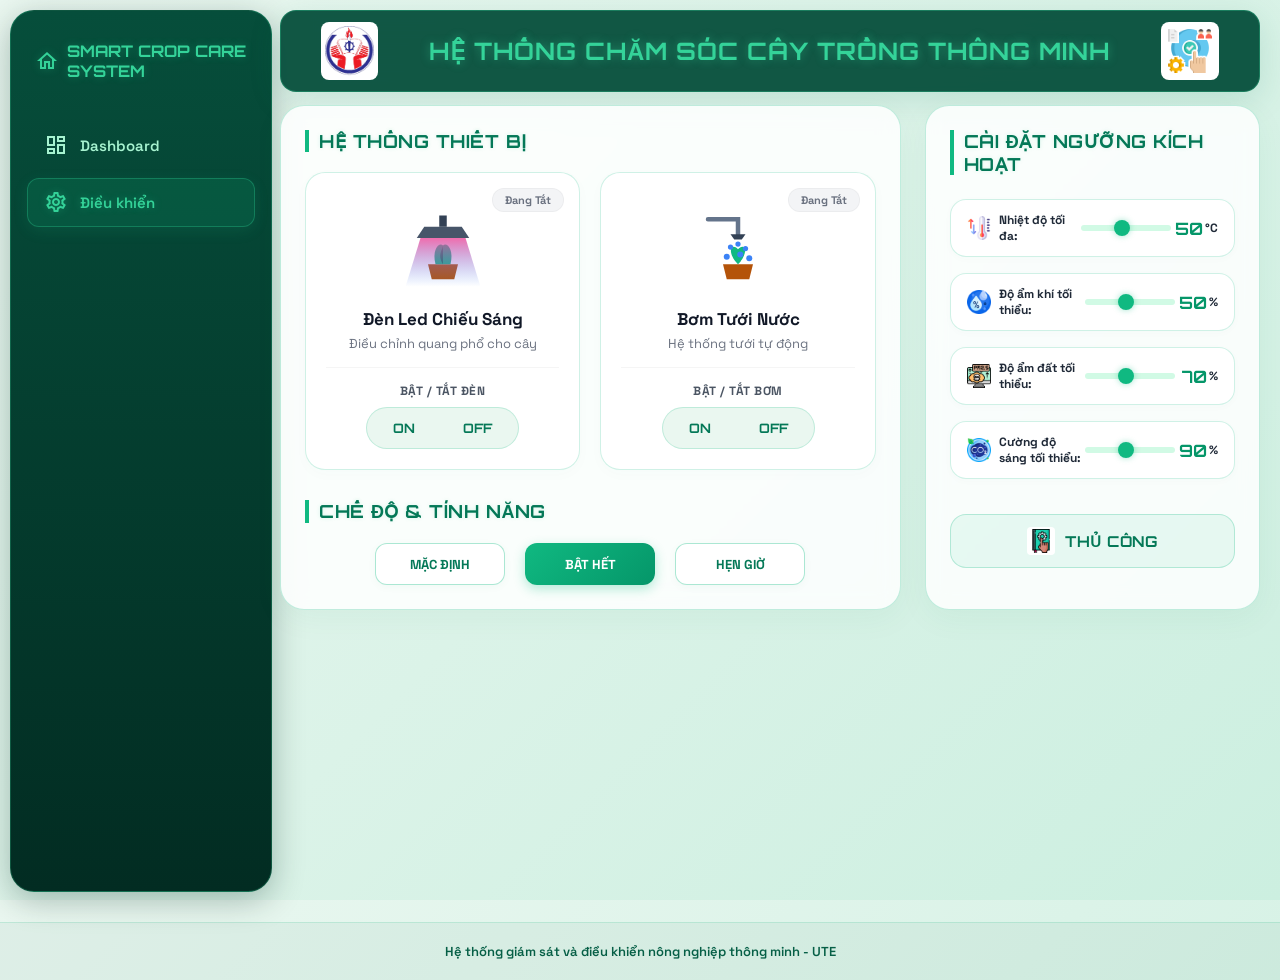
<file: Source code/Final_Project/control.html>
<!DOCTYPE html>
<html lang="en">

<head>
    <meta charset="utf-8" />
    <meta name="viewport" content="width=device-width,initial-scale=1.0" />
    <title>Bảng điều khiển - Hệ thống chăm sóc cây trồng</title>

    <!-- Futuristic Fonts (Orbitron & Space Grotesk) -->
    <link href="https://fonts.googleapis.com/css2?family=Orbitron:wght@400;500;700;900&family=Space+Grotesk:wght@300;400;500;600;700&display=swap" rel="stylesheet" />

    <!-- Material Icons -->
    <link href="https://fonts.googleapis.com/icon?family=Material+Icons+Outlined" rel="stylesheet" />
    <link rel="stylesheet" href="https://fonts.googleapis.com/css2?family=Material+Symbols+Outlined:opsz,wght,FILL,GRAD@20..48,100..700,0..1,-50..200" />

    <!-- Custom CSS -->
    <link rel="stylesheet" href="./css/style1.css" />
</head>

<body>
    <div class="grid-container">
        <!-- Header -->
        <header class="header">
            <div class="header-img">
                <img src="./img/logoute.png" alt="header-img" height="50px" />
            </div>

            <div class="header-text">
                <strong>HỆ THỐNG CHĂM SÓC CÂY TRỒNG THÔNG MINH</strong>
            </div>

            <div class="header-right">
                <img src="./img/qa.png" alt="header-img" height="50px" />
            </div>
        </header>
        <!-- End Header -->

        <!-- Sidebar -->
        <aside id="sidebar">
            <div class="sidebar-title">
                <div class="sidebar-brand">
                    <span class="material-icons-outlined">home</span>
                    <span class="brand_name">SMART CROP CARE SYSTEM</span>
                </div>
            </div>

            <ul class="sidebar-list">
                <li class="sidebar-list-item">
                    <a href="./index.html">
                        <span class="material-icons-outlined">dashboard</span> Dashboard
                    </a>
                </li>
                <li class="sidebar-list-item active">
                    <a href="./control.html">
                        <span class="material-icons-outlined">settings</span> Điều khiển
                    </a>
                </li>
            </ul>
        </aside>
        <!-- End Sidebar -->

        <!-- Main Container -->
        <main class="main-container">
            <div class="image-but">
                <!-- Room 1: Thiết bị -->
                <div class="room1">
                    <p id="title">HỆ THỐNG THIẾT BỊ</p>

                    <div class="devices-grid">
                        <!-- Đèn Led Card -->
                        <div class="device-card" id="card-lamp">
                            <div class="device-status-badge" id="lamp-status">Đang Tắt</div>
                            <div class="device-icon-container">
                                <svg viewBox="0 0 120 120" width="100%" height="100%">
                    <!-- Pot and Plant -->
                    <path d="M45,95 L75,95 L80,75 L40,75 Z" fill="#b45309" />
                    <path d="M50,75 C45,55 55,45 60,50 C65,45 75,55 70,75 Z" fill="#10b981" />
                    <path d="M60,75 C52,62 60,55 60,50 Z" fill="#047857" />
                    <!-- Grow Lamp Hood -->
                    <path d="M35,25 L85,25 L95,40 L25,40 Z" fill="#475569" />
                    <rect x="55" y="10" width="10" height="15" fill="#334155" />
                    <!-- Light Rays -->
                    <polygon points="30,40 10,105 110,105 90,40" fill="url(#grow-light-glow)" class="light-ray" />
                    <defs>
                      <linearGradient id="grow-light-glow" x1="0%" y1="0%" x2="0%" y2="100%">
                        <stop offset="0%" stop-color="#ec4899" stop-opacity="0.8" />
                        <stop offset="100%" stop-color="#3b82f6" stop-opacity="0" />
                      </linearGradient>
                    </defs>
                  </svg>
                            </div>
                            <div class="device-info">
                                <h3>Đèn Led Chiếu Sáng</h3>
                                <p>Điều chỉnh quang phổ cho cây</p>
                            </div>
                            <div class="device-control-action">
                                <span class="control-label" style="margin-bottom: 8px;">Bật / Tắt đèn</span>
                                <div class="btn-toggle-group">
                                    <button type="button" class="btn-toggle btn-on" id="lamp_btn_on">ON</button>
                                    <button type="button" class="btn-toggle btn-off" id="lamp_btn_off">OFF</button>
                                </div>
                            </div>
                        </div>

                        <!-- Bơm nước Card -->
                        <div class="device-card" id="card-pump">
                            <div class="device-status-badge" id="pump-status">Đang Tắt</div>
                            <div class="device-icon-container">
                                <svg viewBox="0 0 120 120" width="100%" height="100%">
                    <!-- Pot and Plant -->
                    <path d="M45,95 L75,95 L80,75 L40,75 Z" fill="#b45309" />
                    <path d="M60,75 C45,60 50,45 60,55 C70,45 75,60 60,75 Z" fill="#10b981" />
                    <!-- Water Pipes / Sprinkler Head -->
                    <path d="M20,15 L60,15 L60,35" fill="none" stroke="#64748b" stroke-width="6" stroke-linecap="round" />
                    <path d="M50,35 L70,35 L65,42 L55,42 Z" fill="#334155" />
                    <!-- Water Droplets -->
                    <g class="water-droplets">
                      <circle cx="50" cy="52" r="3.5" fill="#3b82f6" class="drop d1" />
                      <circle cx="60" cy="48" r="3.5" fill="#3b82f6" class="drop d2" />
                      <circle cx="70" cy="54" r="3.5" fill="#3b82f6" class="drop d3" />
                      <circle cx="45" cy="65" r="4" fill="#3b82f6" class="drop d4" />
                      <circle cx="63" cy="62" r="4" fill="#3b82f6" class="drop d5" />
                      <circle cx="75" cy="67" r="4" fill="#3b82f6" class="drop d6" />
                    </g>
                  </svg>
                            </div>
                            <div class="device-info">
                                <h3>Bơm Tưới Nước</h3>
                                <p>Hệ thống tưới tự động</p>
                            </div>
                            <div class="device-control-action">
                                <span class="control-label" style="margin-bottom: 8px;">Bật / Tắt bơm</span>
                                <div class="btn-toggle-group">
                                    <button type="button" class="btn-toggle btn-on" id="pump_btn_on">ON</button>
                                    <button type="button" class="btn-toggle btn-off" id="pump_btn_off">OFF</button>
                                </div>
                            </div>
                        </div>
                    </div>

                    <p id="titlex">CHẾ ĐỘ & TÍNH NĂNG</p>
                    <div class="room1-actions">
                        <button id="def_but">MẶC ĐỊNH</button>
                        <button id="all_on">BẬT HẾT</button>
                        <button id="all_off">HẸN GIỜ</button>
                    </div>
                </div>

                <!-- Room 2: Ngưỡng giá trị -->
                <div class="room2">
                    <div class="title_room2">CÀI ĐẶT NGƯỠNG KÍCH HOẠT</div>

                    <div class="tempt_roll">
                        <img id="thre_img" src="./img/tempt.png" alt="Nhiệt độ" />
                        <span style="font-size: 12px; font-weight: 700; flex-grow: 1;">Nhiệt độ tối đa:</span>
                        <input type="range" min="10" max="99" value="50" class="scrollable-range" />
                        <p id="scroll-value">50</p>
                        <span style="font-size: 12px; font-weight: 700;">°C</span>
                    </div>

                    <div class="humi_roll">
                        <img id="thre_img" src="./img/humi.png" alt="Độ ẩm khí" />
                        <span style="font-size: 12px; font-weight: 700; flex-grow: 1;">Độ ẩm khí tối thiểu:</span>
                        <input type="range" min="10" max="99" value="50" class="scrollable-range1" />
                        <p id="scroll-value1">50</p>
                        <span style="font-size: 12px; font-weight: 700;">%</span>
                    </div>

                    <div class="bu_roll">
                        <img id="thre_img" src="./img/dust.png" alt="Độ ẩm đất" />
                        <span style="font-size: 12px; font-weight: 700; flex-grow: 1;">Độ ẩm đất tối thiểu:</span>
                        <input type="range" min="10" max="99" value="50" class="scrollable-range2" />
                        <p id="scroll-value2">70</p>
                        <span style="font-size: 12px; font-weight: 700;">%</span>
                    </div>

                    <div class="soil_roll">
                        <img id="thre_img" src="./img/CO.png" alt="Ánh sáng" />
                        <span style="font-size: 12px; font-weight: 700; flex-grow: 1;">Cường độ sáng tối thiểu:</span>
                        <input type="range" min="10" max="99" value="50" class="scrollable-range3" />
                        <p id="scroll-value3">90</p>
                        <span style="font-size: 12px; font-weight: 700;">%</span>
                    </div>

                    <div class="status">
                        <img id="stt_img" src="./img/manual.png" alt="Chế độ" />
                        <span id="mode">THỦ CÔNG</span>
                    </div>
                </div>
            </div>

            <!-- Modal Hẹn Giờ -->
            <div id="myModal" class="modal">
                <div class="modal-content">
                    <div class="frames-container">
                        <div class="frame">
                            <h2>ĐÈN CHIẾU SÁNG</h2>
                            <div class="option">
                                <label for="lampTurnOnTime">Giờ Bật:</label>
                                <input type="time" id="lampTurnOnTime" name="lampTurnOnTime" />
                            </div>
                            <div class="option">
                                <label for="lampTurnOffTime">Giờ Tắt:</label>
                                <input type="time" id="lampTurnOffTime" name="lampTurnOffTime" />
                            </div>
                        </div>

                        <div class="frame">
                            <h2>MÁY BƠM TƯỚI</h2>
                            <div class="option">
                                <label for="vacuumTurnOnTime">Giờ Bật:</label>
                                <input type="time" id="vacuumTurnOnTime" name="vacuumTurnOnTime" />
                            </div>
                            <div class="option">
                                <label for="vacuumTurnOffTime">Giờ Tắt:</label>
                                <input type="time" id="vacuumTurnOffTime" name="vacuumTurnOffTime" />
                            </div>
                        </div>
                    </div>
                    <button id="confirmTimer">XÁC NHẬN HẸN GIỜ</button>
                </div>
            </div>
        </main>

        <!-- Footer -->
        <footer class="footer-container">
            <div class="footer-title">
                <p>Hệ thống giám sát và điều khiển nông nghiệp thông minh - UTE</p>
            </div>
        </footer>
    </div>

    <!-- Scripts -->
    <!-- Firebase SDK Modular with Compatibility Wrapper -->
    <script type="module">
        import { initializeApp } from "https://www.gstatic.com/firebasejs/12.14.0/firebase-app.js"; import { getAnalytics } from "https://www.gstatic.com/firebasejs/12.14.0/firebase-analytics.js"; import { getDatabase, ref, set, onValue, get } from "https://www.gstatic.com/firebasejs/12.14.0/firebase-database.js";
        const firebaseConfig = { apiKey: "AIzaSyBwSEkfbFB7gvV7N0T9UQ0FekHco_npE84", authDomain: "chamsoccaytrong-cf669.firebaseapp.com", databaseURL: "https://chamsoccaytrong-cf669-default-rtdb.firebaseio.com", projectId: "chamsoccaytrong-cf669", storageBucket:
        "chamsoccaytrong-cf669.firebasestorage.app", messagingSenderId: "927477809579", appId: "1:927477809579:web:9b9b622443c9a48308d2ee", measurementId: "G-1R8K4CFKLQ" }; const app = initializeApp(firebaseConfig); const analytics = getAnalytics(app);
        const db = getDatabase(app); // Expose a minimal v8 compatibility layer window.firebase = { analytics: () => analytics, database: () => ({ ref: (path) => ({ set: (value) => set(ref(db, path), value), on: (eventType, callback) => { if (eventType
        === 'value') { return onValue(ref(db, path), (snapshot) => { callback({ val: () => snapshot.val() }); }); } }, once: (eventType, callback) => { if (eventType === 'value') { const promise = get(ref(db, path)).then((snapshot) => { const snapWrapper
        = { val: () => snapshot.val() }; if (callback) callback(snapWrapper); return snapWrapper; }); return promise; } } }) }) };
    </script>
    <!-- Custom JS (Loaded with defer to execute after Firebase module is ready) -->
    <script defer src="./js/scripts1.js"></script>
</body>

</html>
</file>
<file: Source code/Final_Project/css/style1.css>
/* Imports */
@import url('https://fonts.googleapis.com/css2?family=Orbitron:wght@400;500;700;900&family=Space+Grotesk:wght@300;400;500;600;700&display=swap');

/* Global Styles */
body {
  margin: 0;
  padding: 0;
  box-sizing: border-box;
  background: linear-gradient(135deg, #eaf7f0 0%, #ccefe0 100%);
  color: #111827;
  font-family: "Space Grotesk", sans-serif;
  min-height: 100vh;
}

.material-icons-outlined {
  vertical-align: middle;
  line-height: 1px;
}

.text-primary {
  color: #047857;
}

.text-blue {
  color: #2563eb;
}

.text-red {
  color: #dc2626;
}

.text-green {
  color: #059669;
}

.text-orange {
  color: #d97706;
}

.font-weight-bold {
  font-weight: 700;
}

/* Grid Layout */
.grid-container {
  display: grid;
  grid-template-columns: 260px 1fr;
  grid-template-rows: 80px 1fr;
  grid-template-areas:
    "sidebar header"
    "sidebar main";
  height: 100vh;
}

/* ---------- HEADER ---------- */
.header {
  grid-area: header;
  height: 80px;
  background: rgba(6, 78, 59, 0.95);
  backdrop-filter: blur(16px);
  -webkit-backdrop-filter: blur(16px);
  display: flex;
  align-items: center;
  justify-content: space-between;
  padding: 0 40px;
  box-shadow: 0 8px 32px rgba(4, 120, 87, 0.15);
  border: 1px solid rgba(52, 211, 153, 0.3);
  margin: 10px 20px;
  border-radius: 16px;
}

.header-text {
  color: #34d399;
  font-size: 24px;
  font-family: 'Orbitron', sans-serif;
  font-weight: 900;
  letter-spacing: 1px;
  text-shadow: 0 0 10px rgba(52, 211, 153, 0.4);
}

.header-img {
  display: flex;
  align-items: center;
  background: white;
  padding: 4px;
  border-radius: 8px;
}

.header-right {
  display: flex;
  align-items: center;
  background: white;
  padding: 4px;
  border-radius: 8px;
}

/* ---------- SIDEBAR ---------- */
#sidebar {
  grid-area: sidebar;
  height: calc(100vh - 20px);
  width: 260px;
  margin: 10px;
  border-radius: 24px;
  background: linear-gradient(180deg, #064e3b 0%, #022c22 100%);
  border: 1px solid rgba(52, 211, 153, 0.25);
  box-shadow: 0 8px 32px rgba(2, 44, 34, 0.3);
  display: flex;
  flex-direction: column;
  color: #a7f3d0;
  transition: all 0.5s;
}

.sidebar-title {
  display: flex;
  justify-content: space-between;
  align-items: center;
  padding: 30px 24px 20px 24px;
}

.sidebar-brand {
  font-size: 16px;
  font-weight: 700;
  color: #34d399;
  font-family: 'Orbitron', sans-serif;
  display: flex;
  align-items: center;
  gap: 8px;
  text-shadow: 0 0 8px rgba(52, 211, 153, 0.3);
}

.sidebar-list {
  padding: 0 16px;
  margin-top: 20px;
  list-style-type: none;
}

.sidebar-list-item {
  padding: 14px 16px;
  margin-bottom: 8px;
  border-radius: 12px;
  border: 1px solid transparent;
  transition: all 0.3s ease;
}

.sidebar-list-item:hover,
.sidebar-list-item.active {
  background: rgba(16, 185, 129, 0.15);
  border-color: rgba(52, 211, 153, 0.3);
  box-shadow: 0 4px 15px rgba(52, 211, 153, 0.1);
}

.sidebar-list-item > a {
  text-decoration: none;
  color: #a7f3d0;
  font-weight: 600;
  font-size: 15px;
  display: flex;
  align-items: center;
  gap: 12px;
  transition: color 0.3s;
}

.sidebar-list-item:hover > a,
.sidebar-list-item.active > a {
  color: #34d399;
  text-shadow: 0 0 8px rgba(52, 211, 153, 0.3);
}

/* ---------- MAIN ---------- */
.main-container {
  grid-area: main;
  padding: 10px 20px 20px 20px;
  overflow-y: auto;
}

.image-but {
  display: flex;
  gap: 24px;
  margin-top: 15px;
  width: 100%;
}

/* Room 1 (Control Panel) & Room 2 (Threshold Panel) */
.room1 {
  flex: 2;
  border: 1px solid rgba(16, 185, 129, 0.25);
  padding: 24px;
  border-radius: 24px;
  background: rgba(255, 255, 255, 0.85);
  backdrop-filter: blur(10px);
  -webkit-backdrop-filter: blur(10px);
  box-shadow: 0 8px 32px rgba(4, 120, 87, 0.05);
}

.room2 {
  flex: 1;
  border: 1px solid rgba(16, 185, 129, 0.25);
  border-radius: 24px;
  background: rgba(255, 255, 255, 0.85);
  backdrop-filter: blur(10px);
  -webkit-backdrop-filter: blur(10px);
  box-shadow: 0 8px 32px rgba(4, 120, 87, 0.05);
  padding: 24px;
  box-sizing: border-box;
}

#title, #titlex {
  color: #047857;
  font-family: 'Orbitron', sans-serif;
  font-size: 18px;
  font-weight: 700;
  margin-top: 0;
  margin-bottom: 20px;
  text-transform: uppercase;
  letter-spacing: 0.5px;
  border-left: 4px solid #10b981;
  padding-left: 10px;
  text-shadow: 0 0 4px rgba(16, 185, 129, 0.15);
}

#titlex {
  margin-top: 30px;
}

/* Devices Grid */
.devices-grid {
  display: grid;
  grid-template-columns: 1fr 1fr;
  gap: 20px;
  margin-bottom: 30px;
}

.device-card {
  background: #ffffff;
  border: 1px solid rgba(16, 185, 129, 0.2);
  border-radius: 20px;
  padding: 20px;
  text-align: center;
  position: relative;
  transition: all 0.4s cubic-bezier(0.4, 0, 0.2, 1);
  box-shadow: 0 4px 15px rgba(4, 120, 87, 0.02);
}

.device-card:hover {
  transform: translateY(-4px);
  border-color: #34d399;
  box-shadow: 0 10px 25px rgba(16, 185, 129, 0.12);
}

.device-card.active {
  border-color: #10b981;
  box-shadow: 0 10px 25px rgba(16, 185, 129, 0.16);
  background: linear-gradient(180deg, #ffffff 0%, rgba(209, 250, 229, 0.3) 100%);
}

.device-status-badge {
  position: absolute;
  top: 15px;
  right: 15px;
  font-size: 11px;
  font-weight: 700;
  padding: 4px 12px;
  border-radius: 20px;
  background: #f3f4f6;
  color: #6b7280;
  border: 1px solid rgba(0,0,0,0.03);
  transition: all 0.3s;
}

.device-card.active .device-status-badge {
  background: #d1fae5;
  color: #065f46;
  border-color: rgba(16, 185, 129, 0.2);
}

.device-icon-container {
  width: 90px;
  height: 90px;
  margin: 15px auto 10px auto;
  transition: transform 0.4s ease;
}

.device-card.active .device-icon-container {
  transform: scale(1.05);
}

.device-info h3 {
  font-size: 17px;
  font-weight: 700;
  color: #111827;
  margin: 5px 0;
}

.device-info p {
  font-size: 13px;
  color: #6b7280;
  margin: 0 0 15px 0;
}

.device-control-action {
  border-top: 1px solid rgba(0,0,0,0.04);
  padding-top: 15px;
}

.control-label {
  display: block;
  font-size: 12px;
  font-weight: 700;
  color: #4b5563;
  text-transform: uppercase;
  letter-spacing: 0.5px;
  margin-bottom: 8px;
}

/* ON/OFF Buttons Styling */
.btn-toggle-group {
  display: flex;
  background: #eaf7f0;
  border: 1px solid rgba(16, 185, 129, 0.2);
  border-radius: 30px;
  padding: 4px;
  gap: 4px;
  width: fit-content;
  margin: 8px auto 0 auto;
}

.btn-toggle {
  background: transparent;
  border: none;
  color: #047857;
  padding: 8px 22px;
  font-family: 'Orbitron', sans-serif;
  font-size: 13px;
  font-weight: 700;
  border-radius: 25px;
  cursor: pointer;
  transition: all 0.3s cubic-bezier(0.4, 0, 0.2, 1);
  outline: none;
}

.btn-toggle:hover {
  color: #064e3b;
}

.btn-toggle.btn-on.active {
  background: linear-gradient(135deg, #10b981 0%, #059669 100%);
  color: #ffffff;
  box-shadow: 0 4px 12px rgba(16, 185, 129, 0.45);
}

.btn-toggle.btn-off.active {
  background: linear-gradient(135deg, #ef4444 0%, #dc2626 100%);
  color: #ffffff;
  box-shadow: 0 4px 12px rgba(239, 68, 68, 0.45);
}

/* Feature Buttons (Quick Actions) */
.room1-actions {
  display: flex;
  justify-content: center;
  gap: 20px;
  margin-top: 10px;
}

#def_but,
#all_on,
#all_off {
  width: 130px;
  height: 42px;
  color: #047857;
  font-family: 'Space Grotesk', sans-serif;
  font-size: 13px;
  font-weight: 700;
  border-radius: 12px;
  background: #ffffff;
  border: 1px solid rgba(16, 185, 129, 0.35);
  box-shadow: 0 2px 8px rgba(4, 120, 87, 0.04);
  transition: all 0.3s cubic-bezier(0.4, 0, 0.2, 1);
  cursor: pointer;
  outline: none;
}

#all_on {
  background: linear-gradient(135deg, #10b981 0%, #059669 100%);
  color: #ffffff;
  border: none;
  box-shadow: 0 4px 12px rgba(16, 185, 129, 0.3);
}

#all_on:hover {
  background: linear-gradient(135deg, #059669 0%, #047857 100%);
  box-shadow: 0 6px 16px rgba(16, 185, 129, 0.4);
}

#def_but:hover,
#all_off:hover {
  background: #eaf7f0;
  border-color: #34d399;
  color: #064e3b;
  transform: translateY(-1px);
}

/* Room 2 - Threshold Settings */
.title_room2 {
  color: #047857;
  font-family: 'Orbitron', sans-serif;
  font-size: 18px;
  font-weight: 700;
  margin-top: 0;
  margin-bottom: 24px;
  text-transform: uppercase;
  letter-spacing: 0.5px;
  border-left: 4px solid #10b981;
  padding-left: 10px;
  text-shadow: 0 0 4px rgba(16, 185, 129, 0.15);
}

.tempt_roll,
.humi_roll,
.bu_roll,
.soil_roll {
  display: flex;
  align-items: center;
  justify-content: space-between;
  font-family: 'Space Grotesk', sans-serif;
  font-size: 13px;
  color: #1f2937;
  border: 1px solid rgba(16, 185, 129, 0.2);
  padding: 12px 16px;
  margin-bottom: 16px;
  border-radius: 16px;
  background: #ffffff;
  box-shadow: 0 2px 8px rgba(4, 120, 87, 0.02);
  transition: all 0.3s;
}

.tempt_roll:hover,
.humi_roll:hover,
.bu_roll:hover,
.soil_roll:hover {
  border-color: #34d399;
  box-shadow: 0 4px 12px rgba(16, 185, 129, 0.08);
}

.tempt_roll img,
.humi_roll img,
.bu_roll img,
.soil_roll img {
  width: 24px;
  height: 24px;
  margin-right: 8px;
}

.scrollable-range,
.scrollable-range1,
.scrollable-range2,
.scrollable-range3 {
  -webkit-appearance: none;
  width: 90px;
  height: 6px;
  background: #d1fae5;
  border-radius: 5px;
  outline: none;
  cursor: pointer;
}

input[type="range"]::-webkit-slider-thumb {
  -webkit-appearance: none;
  appearance: none;
  width: 16px;
  height: 16px;
  border-radius: 50%;
  background: #10b981;
  cursor: pointer;
  box-shadow: 0 0 6px rgba(16, 185, 129, 0.4);
  transition: transform 0.1s;
}

input[type="range"]::-webkit-slider-thumb:hover {
  transform: scale(1.25);
  background: #34d399;
  box-shadow: 0 0 8px rgba(52, 211, 153, 0.6);
}

#scroll-value,
#scroll-value1,
#scroll-value2,
#scroll-value3 {
  font-family: 'Orbitron', sans-serif;
  font-size: 17px;
  font-weight: 700;
  color: #059669;
  min-width: 28px;
  text-align: right;
  margin: 0 2px;
}

/* Status section */
.status {
  display: flex;
  align-items: center;
  justify-content: center;
  gap: 10px;
  margin-top: 35px;
  padding: 12px;
  background: rgba(16, 185, 129, 0.08);
  border: 1px solid rgba(16, 185, 129, 0.25);
  border-radius: 16px;
}

.status img {
  width: 24px;
  height: 24px;
  background: white;
  border-radius: 4px;
  padding: 2px;
}

#mode {
  font-family: 'Orbitron', sans-serif;
  font-size: 15px;
  font-weight: 700;
  color: #047857;
  letter-spacing: 0.5px;
}

/* ---------- FOOTER ---------- */
.footer-container {
  grid-column: 1 / -1;
  padding: 20px;
  background: rgba(6, 78, 59, 0.05);
  border-top: 1px solid rgba(16, 185, 129, 0.15);
  margin-top: 20px;
  text-align: center;
}

.footer-title p {
  font-size: 13px;
  color: #065f46;
  font-weight: 600;
  margin: 0;
}

/* ---------- TIMER MODAL ---------- */
.modal {
  display: none;
  position: fixed;
  z-index: 1000;
  left: 0;
  top: 0;
  width: 100%;
  height: 100%;
  background-color: rgba(2, 44, 34, 0.5);
  backdrop-filter: blur(4px);
  justify-content: center;
  align-items: center;
}

.modal.active {
  display: flex;
}

.modal-content {
  background: #ffffff;
  border: 1px solid rgba(16, 185, 129, 0.3);
  border-radius: 24px;
  padding: 30px;
  width: 500px;
  box-shadow: 0 15px 50px rgba(2, 44, 34, 0.2);
  animation: modalFadeIn 0.3s cubic-bezier(0.16, 1, 0.3, 1);
}

@keyframes modalFadeIn {
  from {
    opacity: 0;
    transform: translateY(20px);
  }
  to {
    opacity: 1;
    transform: translateY(0);
  }
}

.frames-container {
  display: flex;
  gap: 20px;
  margin-bottom: 24px;
}

.frame {
  flex: 1;
  background: #f0fdf4;
  border: 1px solid rgba(16, 185, 129, 0.15);
  border-radius: 16px;
  padding: 16px;
}

.frame h2 {
  font-size: 14px;
  font-weight: 700;
  color: #065f46;
  margin-top: 0;
  margin-bottom: 15px;
  font-family: 'Orbitron', sans-serif;
  border-bottom: 1px solid rgba(16, 185, 129, 0.2);
  padding-bottom: 8px;
}

.option {
  margin-bottom: 12px;
}

.option label {
  display: block;
  font-size: 11px;
  font-weight: 700;
  color: #374151;
  margin-bottom: 4px;
}

.option input[type="time"] {
  width: 100%;
  padding: 8px 12px;
  border: 1px solid rgba(16, 185, 129, 0.3);
  border-radius: 8px;
  font-family: 'Space Grotesk', sans-serif;
  font-size: 13px;
  outline: none;
  box-sizing: border-box;
}

.option input[type="time"]:focus {
  border-color: #10b981;
  box-shadow: 0 0 0 2px rgba(16, 185, 129, 0.2);
}

#confirmTimer {
  width: 100%;
  height: 44px;
  border: none;
  border-radius: 12px;
  color: #ffffff;
  background: linear-gradient(135deg, #10b981 0%, #059669 100%);
  font-family: 'Space Grotesk', sans-serif;
  font-size: 14px;
  font-weight: 700;
  cursor: pointer;
  box-shadow: 0 4px 15px rgba(16, 185, 129, 0.35);
  transition: all 0.3s;
}

#confirmTimer:hover {
  background: linear-gradient(135deg, #059669 0%, #047857 100%);
  box-shadow: 0 6px 20px rgba(16, 185, 129, 0.45);
}

/* Animations */
@keyframes spinSlow {
  from { transform: rotate(0deg); }
  to { transform: rotate(360deg); }
}

.spin1 { animation: spinSlow 3s linear infinite; }
.spin2 { animation: spinSlow 2s linear infinite; }
.spin3 { animation: spinSlow 1s linear infinite; }
.spin4 { animation: spinSlow 0.5s linear infinite; }
.spinStop { animation: none; }

/* Responsive adjustments */
@media screen and (max-width: 992px) {
  .grid-container {
    grid-template-columns: 1fr;
    grid-template-areas:
      "header"
      "main";
  }

  #sidebar {
    display: none;
  }

  .image-but {
    flex-direction: column;
  }
}
</file>
